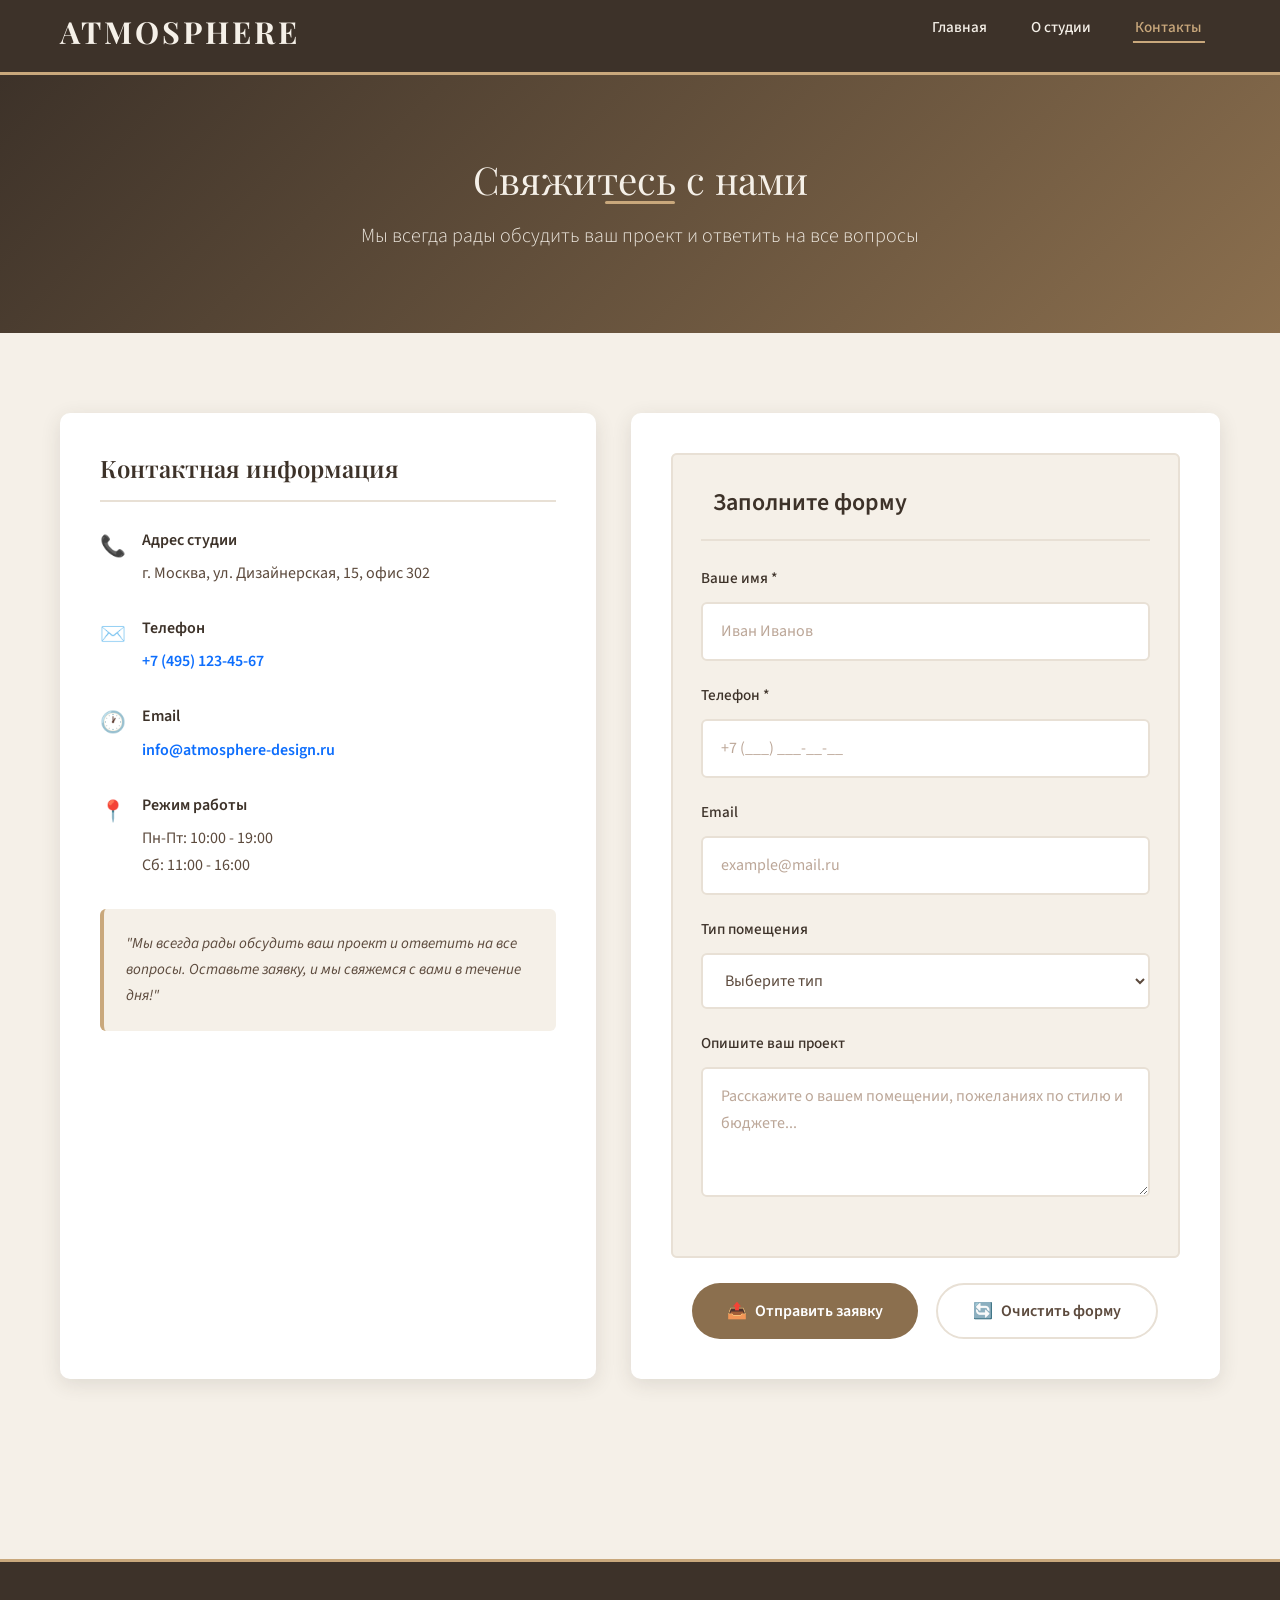
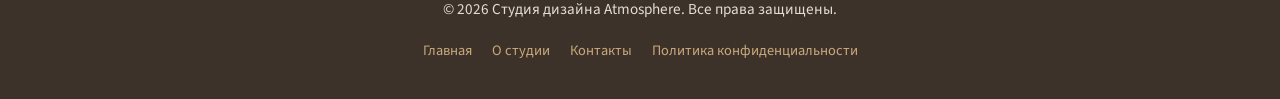
<file: about.html>
<!DOCTYPE html>
<html lang="ru">
<head>
    <meta charset="UTF-8">
    <meta name="viewport" content="width=device-width, initial-scale=1.0">
    <meta name="description" content="Свяжитесь со студией дизайна Atmosphere. Закажите консультацию по вашему проекту.">
    <title>Контакты | Atmosphere</title>
    
   
    <link href="https://cdn.jsdelivr.net/npm/bootstrap@5.3.2/dist/css/bootstrap.min.css" rel="stylesheet">
    
    <link href="https://fonts.googleapis.com/css2?family=Playfair+Display:wght@400;600;700&family=Source+Sans+Pro:wght@300;400;600&display=swap" rel="stylesheet">
   
    <link rel="stylesheet" href="style.css">
</head>
<body>
    
    <div class="loader" id="loader">
        <div class="loader-spinner"></div>
    </div>

    
    <header class="header">
        <div class="container header-content">
            <a href="index.html" class="logo">
                <h1 class="logo_title">ATMOSPHERE</h1>
            </a>
            
            <button class="menu-toggle" id="menuToggle" aria-label="Меню">☰</button>
            
            <nav class="menu">
                <ul id="menuList">
                    <li class="menu_item"><a href="index.html" class="menu_link">Главная</a></li>
                    <li class="menu_item"><a href="about.html" class="menu_link">О студии</a></li>
                    <li class="menu_item"><a href="contact.html" class="menu_link active">Контакты</a></li>
                </ul>
            </nav>
        </div>
    </header>

    
    <section class="section-padding" style="background: linear-gradient(135deg, var(--dark), var(--primary)); color: var(--light);">
        <div class="container text-center">
            <h1 class="page-title" style="color: var(--light); margin: 0; padding-bottom: 0;">Свяжитесь с нами</h1>
            <p class="lead" style="opacity: 0.95; max-width: 600px; margin: 15px auto 0;">
                Мы всегда рады обсудить ваш проект и ответить на все вопросы
            </p>
        </div>
    </section>
    
    
    <main class="section-padding">
        <div class="container">
            <div class="contact-wrapper">
                
                <div class="contact-info animate-fade-in-up">
                    <h3>Контактная информация</h3>
                    
                    <div class="contact-item">
                        <strong>Адрес студии</strong>
                        г. Москва, ул. Дизайнерская, 15, офис 302
                    </div>
                    
                    <div class="contact-item">
                        <strong>Телефон</strong>
                        <a href="tel:+74951234567" class="text-primary fw-semibold">+7 (495) 123-45-67</a>
                    </div>
                    
                    <div class="contact-item">
                        <strong>Email</strong>
                        <a href="mailto:info@atmosphere-design.ru" class="text-primary fw-semibold">info@atmosphere-design.ru</a>
                    </div>
                    
                    <div class="contact-item">
                        <strong>Режим работы</strong>
                        Пн-Пт: 10:00 - 19:00<br>
                        Сб: 11:00 - 16:00
                    </div>
                    
                    <div style="margin-top: 30px; padding: 22px; background: var(--light); border-radius: var(--radius-sm); border-left: 4px solid var(--accent);">
                        <p style="margin: 0; font-style: italic; font-size: 0.95rem;">
                            "Мы всегда рады обсудить ваш проект и ответить на все вопросы. Оставьте заявку, и мы свяжемся с вами в течение дня!"
                        </p>
                    </div>
                </div>
                
                
                <section class="form-section animate-fade-in-up delay-1">
                    <form id="contactForm" novalidate>
                        <fieldset>
                            <legend>Заполните форму</legend>
                            
                            <div class="text-field">
                                <label for="name">Ваше имя *</label>
                                <input class="text-field__input" type="text" name="name" id="name" required placeholder="Иван Иванов" pattern="[\u0400-\u04FF\s]+">
                            </div>
                            
                            <div class="text-field">
                                <label for="phone">Телефон *</label>
                                <input class="text-field__input" type="tel" name="phone" id="phone" required placeholder="+7 (___) ___-__-__" pattern="^\+7\s?\(?\d{3}\)?\s?\d{3}-\d{2}-\d{2}$">
                            </div>
                            
                            <div class="text-field">
                                <label for="email">Email</label>
                                <input class="text-field__input" type="email" name="email" id="email" placeholder="example@mail.ru">
                            </div>
                            
                            <div class="text-field">
                                <label for="type">Тип помещения</label>
                                <select class="text-field__select" name="type" id="type">
                                    <option value="">Выберите тип</option>
                                    <option value="apartment">Квартира</option>
                                    <option value="house">Частный дом</option>
                                    <option value="office">Офис</option>
                                    <option value="commercial">Коммерческое помещение</option>
                                </select>
                            </div>
                            
                            <div class="text-field">
                                <label for="message">Опишите ваш проект</label>
                                <textarea class="text-field__textarea" name="message" id="message" placeholder="Расскажите о вашем помещении, пожеланиях по стилю и бюджете..."></textarea>
                            </div>
                        </fieldset>
                        
                        <div class="form-buttons">
                            <button type="submit" class="btn btn-primary">
                                <span>📤</span> Отправить заявку
                            </button>
                            <button type="reset" class="btn btn-outline">
                                <span>🔄</span> Очистить форму
                            </button>
                        </div>
                    </form>
                </section>
            </div>
        </div>
    </main>

    
    <footer class="footer">
        <div class="container">
            <p>&copy; 2026 Студия дизайна Atmosphere. Все права защищены.</p>
            <div class="footer-links">
                <a href="index.html">Главная</a>
                <a href="about.html">О студии</a>
                <a href="contact.html">Контакты</a>
                <a href="#">Политика конфиденциальности</a>
            </div>
        </div>
    </footer>

    
    <button class="scroll-top" id="scrollTop" aria-label="Наверх">↑</button>

    
    <script src="https://cdn.jsdelivr.net/npm/bootstrap@5.3.2/dist/js/bootstrap.bundle.min.js"></script>
    <script>
        
        window.addEventListener('load', () => {
            setTimeout(() => {
                document.getElementById('loader').classList.add('hidden');
            }, 500);
        });

        
        const menuToggle = document.getElementById('menuToggle');
        const menuList = document.getElementById('menuList');
        
        menuToggle?.addEventListener('click', () => {
            menuList.classList.toggle('active');
            menuToggle.textContent = menuList.classList.contains('active') ? '✕' : '☰';
        });

        
        window.addEventListener('scroll', () => {
            document.querySelector('.header')?.classList.toggle('scrolled', window.scrollY > 50);
            document.getElementById('scrollTop')?.classList.toggle('visible', window.scrollY > 400);
        });

        
        document.getElementById('scrollTop')?.addEventListener('click', () => {
            window.scrollTo({ top: 0, behavior: 'smooth' });
        });

        
        const form = document.getElementById('contactForm');
        form?.addEventListener('submit', (e) => {
            e.preventDefault();
            
            if (form.checkValidity()) {
                
                const btn = form.querySelector('button[type="submit"]');
                const originalText = btn.innerHTML;
                btn.innerHTML = '⏳ Отправка...';
                btn.disabled = true;
                
                setTimeout(() => {
                    alert('✅ Спасибо! Ваша заявка успешно отправлена. Мы свяжемся с вами в ближайшее время.');
                    form.reset();
                    btn.innerHTML = originalText;
                    btn.disabled = false;
                }, 1500);
            } else {
                form.reportValidity();
            }
        });

       
        document.getElementById('phone')?.addEventListener('input', function(e) {
            let value = e.target.value.replace(/\D/g, '');
            if (value.startsWith('8')) value = '7' + value.slice(1);
            if (value.startsWith('7')) {
                value = '+7 (' + value.slice(1);
                if (value.length > 6) value = value.slice(0, 6) + ') ' + value.slice(6);
                if (value.length > 11) value = value.slice(0, 11) + '-' + value.slice(11);
                if (value.length > 14) value = value.slice(0, 14) + '-' + value.slice(14);
            }
            e.target.value = value.slice(0, 18);
        });
    </script>
</body>
</html>
</file>
<file: style.css>
@import url('https://fonts.googleapis.com/css2?family=Playfair+Display:wght@400;600;700&family=Source+Sans+Pro:wght@300;400;600&display=swap');

:root {
   
    --primary: #8B6F4E;
    --secondary: #A0826D;
    --accent: #C9A87C;
    --dark: #3D3229;
    --light: #F5F0E8;
    --gray: #E8E0D5;
    --text: #5C4A3D;
    --white: #FFFFFF;
    
    
    --shadow-sm: 0 2px 8px rgba(61, 50, 41, 0.08);
    --shadow-md: 0 5px 20px rgba(61, 50, 41, 0.12);
    --shadow-lg: 0 10px 40px rgba(61, 50, 41, 0.18);
    --transition: all 0.3s ease;
    --transition-slow: all 0.5s ease;
    
    
    --radius-sm: 6px;
    --radius-md: 10px;
    --radius-lg: 20px;
    --radius-circle: 50%;
}


* {
    margin: 0;
    padding: 0;
    box-sizing: border-box;
}

body {
    font-family: 'Source Sans Pro', 'Segoe UI', Tahoma, Geneva, Verdana, sans-serif;
    background: var(--light);
    color: var(--text);
    line-height: 1.7;
    min-height: 100vh;
    overflow-x: hidden;
}

h1, h2, h3, h4, h5, h6 {
    font-family: 'Playfair Display', serif;
    color: var(--dark);
    font-weight: 600;
    line-height: 1.3;
}

a {
    text-decoration: none;
    color: inherit;
    transition: var(--transition);
}

img {
    max-width: 100%;
    height: auto;
    display: block;
}

ul {
    list-style: none;
}


.container {
    width: 100%;
    max-width: 1200px;
    margin: 0 auto;
    padding: 0 20px;
}

.container-narrow {
    max-width: 900px;
}

.text-center { text-align: center; }
.text-primary { color: var(--primary); }
.text-accent { color: var(--accent); }
.fw-light { font-weight: 300; }
.fw-semibold { font-weight: 600; }

.section-padding {
    padding: 80px 0;
}

.section-padding-lg {
    padding: 100px 0;
}


@keyframes fadeInUp {
    from {
        opacity: 0;
        transform: translateY(30px);
    }
    to {
        opacity: 1;
        transform: translateY(0);
    }
}

@keyframes fadeIn {
    from { opacity: 0; }
    to { opacity: 1; }
}

@keyframes pulse {
    0%, 100% { transform: scale(1); }
    50% { transform: scale(1.03); }
}

.animate-fade-in-up {
    animation: fadeInUp 0.6s ease forwards;
    opacity: 0;
}

.animate-fade-in {
    animation: fadeIn 0.5s ease forwards;
}

.animate-pulse:hover {
    animation: pulse 0.4s ease;
}

.delay-1 { animation-delay: 0.1s; }
.delay-2 { animation-delay: 0.2s; }
.delay-3 { animation-delay: 0.3s; }
.delay-4 { animation-delay: 0.4s; }


.header {
    background: var(--dark);
    padding: 12px 0;
    position: sticky;
    top: 0;
    z-index: 1030;
    border-bottom: 3px solid var(--accent);
    transition: var(--transition);
}

.header.scrolled {
    padding: 8px 0;
    box-shadow: var(--shadow-md);
}

.header-content {
    display: flex;
    justify-content: space-between;
    align-items: center;
    flex-wrap: wrap;
    gap: 15px;
}

.logo_title {
    color: var(--light);
    font-size: 1.9rem;
    font-weight: 700;
    letter-spacing: 3px;
    font-family: 'Playfair Display', serif;
    transition: var(--transition);
}

.logo_title:hover {
    color: var(--accent);
}


.menu-toggle {
    display: none;
    background: none;
    border: none;
    font-size: 1.8rem;
    color: var(--light);
    cursor: pointer;
    padding: 5px;
}

.menu ul {
    display: flex;
    gap: 8px;
    flex-wrap: wrap;
}

.menu_link {
    color: var(--light);
    padding: 10px 18px;
    border-radius: var(--radius-sm);
    font-weight: 500;
    font-size: 0.95rem;
    position: relative;
    transition: var(--transition);
}

.menu_link::after {
    content: '';
    position: absolute;
    bottom: 5px;
    left: 50%;
    width: 0;
    height: 2px;
    background: var(--accent);
    transition: var(--transition);
    transform: translateX(-50%);
}

.menu_link:hover,
.menu_link.active {
    color: var(--accent);
}

.menu_link:hover::after,
.menu_link.active::after {
    width: 70%;
}


.hero {
    background: linear-gradient(135deg, rgba(61, 50, 41, 0.85), rgba(61, 50, 41, 0.75)),
                url('https://images.unsplash.com/photo-1616486338812-3dadae4b4ace?auto=format&fit=crop&w=1920&q=80') center/cover no-repeat;
    padding: 120px 0;
    text-align: center;
    color: var(--light);
    position: relative;
    overflow: hidden;
}

.hero::before {
    content: '';
    position: absolute;
    top: 0;
    left: 0;
    right: 0;
    bottom: 0;
    background: radial-gradient(ellipse at center, transparent 0%, rgba(61,50,41,0.3) 100%);
    pointer-events: none;
}

.hero h1 {
    font-size: clamp(2rem, 5vw, 3.5rem);
    margin-bottom: 24px;
    font-weight: 300;
    color: var(--light);
    animation: fadeInUp 0.8s ease;
}

.hero p {
    font-size: clamp(1rem, 2.5vw, 1.35rem);
    max-width: 650px;
    margin: 0 auto 35px;
    opacity: 0.95;
    animation: fadeInUp 0.8s ease 0.2s backwards;
}

.hero-btn {
    display: inline-flex;
    align-items: center;
    gap: 10px;
    padding: 14px 35px;
    background: var(--accent);
    color: var(--dark);
    border-radius: 50px;
    font-weight: 600;
    font-size: 1.05rem;
    transition: var(--transition);
    box-shadow: var(--shadow-md);
    animation: fadeInUp 0.8s ease 0.4s backwards;
}

.hero-btn:hover {
    background: var(--primary);
    color: var(--light);
    transform: translateY(-3px);
    box-shadow: var(--shadow-lg);
}

.hero-btn::after {
    content: '→';
    transition: var(--transition);
}

.hero-btn:hover::after {
    transform: translateX(5px);
}


.page-title {
    text-align: center;
    margin: 50px 0 40px;
    font-size: clamp(1.8rem, 4vw, 2.4rem);
    color: var(--dark);
    font-weight: 400;
    position: relative;
    padding-bottom: 20px;
}

.page-title::after {
    content: '';
    position: absolute;
    bottom: 0;
    left: 50%;
    transform: translateX(-50%);
    width: 70px;
    height: 3px;
    background: var(--accent);
    border-radius: 2px;
}


.portfolio-grid {
    display: grid;
    grid-template-columns: repeat(auto-fill, minmax(320px, 1fr));
    gap: 28px;
    margin-bottom: 30px;
}

.portfolio-item {
    background: var(--white);
    border-radius: var(--radius-md);
    overflow: hidden;
    box-shadow: var(--shadow-sm);
    transition: var(--transition-slow);
    opacity: 0;
    animation: fadeInUp 0.5s ease forwards;
}

.portfolio-item:hover {
    transform: translateY(-8px);
    box-shadow: var(--shadow-lg);
}

.portfolio-img {
    width: 100%;
    height: 240px;
    object-fit: cover;
    transition: transform 0.5s ease;
}

.portfolio-item:hover .portfolio-img {
    transform: scale(1.05);
}

.portfolio-content {
    padding: 24px;
}

.portfolio-title {
    font-size: 1.35rem;
    color: var(--dark);
    margin-bottom: 12px;
    transition: var(--transition);
}

.portfolio-item:hover .portfolio-title {
    color: var(--primary);
}

.portfolio-meta {
    display: flex;
    gap: 18px;
    margin-bottom: 15px;
    font-size: 0.9rem;
    color: var(--secondary);
    font-weight: 500;
}

.portfolio-desc {
    color: var(--text);
    font-size: 0.95rem;
    opacity: 0.9;
}


.features {
    display: grid;
    grid-template-columns: repeat(auto-fit, minmax(240px, 1fr));
    gap: 25px;
    margin: 50px 0;
}

.feature {
    background: var(--white);
    padding: 35px 28px;
    border-radius: var(--radius-md);
    text-align: center;
    border-top: 4px solid var(--accent);
    box-shadow: var(--shadow-sm);
    transition: var(--transition);
    opacity: 0;
    animation: fadeInUp 0.5s ease forwards;
}

.feature:hover {
    transform: translateY(-5px);
    box-shadow: var(--shadow-md);
}

.feature-icon {
    font-size: 2.5rem;
    margin-bottom: 15px;
    display: block;
}

.feature h3 {
    color: var(--dark);
    margin: 12px 0 15px;
    font-size: 1.25rem;
}

.feature p {
    font-size: 0.95rem;
    opacity: 0.9;
}


.contact-wrapper {
    display: grid;
    grid-template-columns: 1fr 1.1fr;
    gap: 35px;
    margin-bottom: 40px;
}

.contact-info,
.form-section {
    background: var(--white);
    padding: 40px;
    border-radius: var(--radius-md);
    box-shadow: var(--shadow-md);
}

.contact-info h3,
.form-section legend {
    color: var(--dark);
    margin-bottom: 25px;
    font-size: 1.5rem;
    padding-bottom: 15px;
    border-bottom: 2px solid var(--gray);
}

.contact-item {
    margin-bottom: 28px;
    padding-left: 42px;
    position: relative;
    transition: var(--transition);
}

.contact-item:hover {
    transform: translateX(5px);
}

.contact-item::before {
    content: '📍';
    position: absolute;
    left: 0;
    top: 2px;
    font-size: 1.3rem;
}

.contact-item:nth-child(2)::before { content: '📞'; }
.contact-item:nth-child(3)::before { content: '✉️'; }
.contact-item:nth-child(4)::before { content: '🕐'; }

.contact-item strong {
    display: block;
    color: var(--dark);
    margin-bottom: 6px;
    font-weight: 600;
}


fieldset {
    border: 2px solid var(--gray);
    border-radius: var(--radius-sm);
    padding: 28px;
    margin-bottom: 25px;
    background: var(--light);
}

legend {
    font-weight: 600;
    font-size: 1.15rem;
    padding: 0 12px;
    color: var(--dark);
    background: var(--light);
}

.text-field {
    margin-bottom: 22px;
}

.text-field label {
    display: block;
    margin-bottom: 10px;
    font-weight: 500;
    color: var(--dark);
    font-size: 0.95rem;
}

.text-field__input,
.text-field__select,
.text-field__textarea {
    width: 100%;
    padding: 14px 18px;
    background: var(--white);
    border: 2px solid var(--gray);
    border-radius: var(--radius-sm);
    color: var(--text);
    font-size: 1rem;
    font-family: inherit;
    transition: var(--transition);
}

.text-field__input:focus,
.text-field__select:focus,
.text-field__textarea:focus {
    outline: none;
    border-color: var(--accent);
    box-shadow: 0 0 0 4px rgba(201, 168, 124, 0.15);
}

.text-field__textarea {
    resize: vertical;
    min-height: 130px;
}

.text-field__input::placeholder,
.text-field__textarea::placeholder {
    color: var(--secondary);
    opacity: 0.7;
}

.form-buttons {
    display: flex;
    gap: 18px;
    justify-content: center;
    flex-wrap: wrap;
}

.btn {
    padding: 14px 35px;
    border: none;
    border-radius: 50px;
    font-weight: 600;
    font-size: 1rem;
    cursor: pointer;
    transition: var(--transition);
    display: inline-flex;
    align-items: center;
    justify-content: center;
    gap: 8px;
}

.btn-primary {
    background: var(--primary);
    color: var(--white);
}

.btn-primary:hover {
    background: var(--dark);
    transform: translateY(-2px);
    box-shadow: var(--shadow-md);
}

.btn-outline {
    background: transparent;
    color: var(--text);
    border: 2px solid var(--gray);
}

.btn-outline:hover {
    background: var(--secondary);
    color: var(--white);
    border-color: var(--secondary);
}


.intro {
    padding: 20px 0 40px;
}

.profile-info,
.hobbies,
.about-me-section {
    background: var(--white);
    border-radius: var(--radius-md);
    padding: 35px;
    height: 100%;
    box-shadow: var(--shadow-md);
    transition: var(--transition);
}

.profile-info:hover,
.hobbies:hover {
    transform: translateY(-5px);
}

.profile-info img,
.hobbies img {
    width: 100%;
    height: 220px;
    object-fit: cover;
    border-radius: var(--radius-sm);
    margin: 20px 0;
    box-shadow: var(--shadow-sm);
    transition: var(--transition);
}

.profile-info img:hover,
.hobbies img:hover {
    transform: scale(1.02);
}


.team-grid {
    display: grid;
    grid-template-columns: repeat(auto-fit, minmax(230px, 1fr));
    gap: 28px;
    margin: 40px 0;
}

.team-member {
    text-align: center;
    background: var(--white);
    padding: 32px 25px;
    border-radius: var(--radius-md);
    box-shadow: var(--shadow-sm);
    transition: var(--transition);
}

.team-member:hover {
    transform: translateY(-8px);
    box-shadow: var(--shadow-lg);
}

.team-member img {
    width: 140px;
    height: 140px;
    border-radius: var(--radius-circle);
    object-fit: cover;
    margin: 0 auto 18px;
    border: 4px solid var(--accent);
    transition: var(--transition);
}

.team-member:hover img {
    border-color: var(--primary);
    transform: scale(1.05);
}

.team-member h4 {
    color: var(--dark);
    margin-bottom: 6px;
    font-size: 1.15rem;
}

.team-member .role {
    color: var(--primary);
    font-weight: 500;
    font-size: 0.95rem;
    margin-bottom: 8px;
    display: block;
}

.team-member p {
    color: var(--text);
    font-size: 0.88rem;
    opacity: 0.85;
}


.stats {
    display: grid;
    grid-template-columns: repeat(auto-fit, minmax(180px, 1fr));
    gap: 22px;
    margin: 55px 0;
}

.stat-item {
    background: var(--dark);
    color: var(--light);
    padding: 32px 25px;
    text-align: center;
    border-radius: var(--radius-md);
    transition: var(--transition);
}

.stat-item:hover {
    transform: translateY(-5px);
    background: var(--primary);
}

.stat-number {
    font-size: 2.8rem;
    font-weight: 700;
    color: var(--accent);
    display: block;
    margin-bottom: 8px;
    font-family: 'Playfair Display', serif;
    line-height: 1;
}

.stat-item span:last-child {
    font-size: 0.95rem;
    opacity: 0.95;
}


.footer {
    background: var(--dark);
    padding: 35px 0;
    text-align: center;
    color: var(--light);
    margin-top: 60px;
    border-top: 3px solid var(--accent);
}

.footer p {
    font-size: 0.95rem;
    opacity: 0.9;
}

.footer-links {
    margin-top: 15px;
    display: flex;
    justify-content: center;
    gap: 20px;
    flex-wrap: wrap;
}

.footer-links a {
    color: var(--accent);
    font-size: 0.9rem;
    transition: var(--transition);
}

.footer-links a:hover {
    color: var(--light);
    text-decoration: underline;
}


@media (max-width: 992px) {
    .contact-wrapper {
        grid-template-columns: 1fr;
    }
    
    .portfolio-grid {
        grid-template-columns: repeat(auto-fill, minmax(280px, 1fr));
    }
}

@media (max-width: 768px) {
    .menu-toggle {
        display: block;
    }
    
    .menu ul {
        display: none;
        width: 100%;
        flex-direction: column;
        margin-top: 15px;
        padding: 15px 0;
        background: rgba(255,255,255,0.05);
        border-radius: var(--radius-sm);
    }
    
    .menu ul.active {
        display: flex;
    }
    
    .menu_item {
        margin: 5px 0;
    }
    
    .menu_link {
        display: block;
        padding: 12px 20px;
        text-align: center;
    }
    
    .header-content {
        flex-direction: row;
        justify-content: space-between;
    }
    
    .hero {
        padding: 90px 0 70px;
    }
    
    .section-padding {
        padding: 60px 0;
    }
    
    .section-padding-lg {
        padding: 70px 0;
    }
    
    .portfolio-grid {
        grid-template-columns: 1fr;
    }
    
    .form-buttons {
        flex-direction: column;
        align-items: center;
    }
    
    .btn {
        width: 100%;
        max-width: 280px;
    }
    
    .stats {
        grid-template-columns: repeat(2, 1fr);
    }
}

@media (max-width: 480px) {
    .logo_title {
        font-size: 1.5rem;
        letter-spacing: 2px;
    }
    
    .hero h1 {
        font-size: 1.8rem;
    }
    
    .page-title {
        font-size: 1.6rem;
        margin: 35px 0 30px;
    }
    
    .contact-info,
    .form-section,
    .profile-info,
    .hobbies,
    .about-me-section {
        padding: 30px 22px;
    }
    
    .stat-number {
        font-size: 2.2rem;
    }
    
    .team-member img {
        width: 120px;
        height: 120px;
    }
}


.reveal {
    opacity: 0;
    transform: translateY(30px);
    transition: all 0.6s ease;
}

.reveal.active {
    opacity: 1;
    transform: translateY(0);
}


.scroll-top {
    position: fixed;
    bottom: 25px;
    right: 25px;
    width: 50px;
    height: 50px;
    background: var(--primary);
    color: var(--white);
    border: none;
    border-radius: var(--radius-circle);
    font-size: 1.3rem;
    cursor: pointer;
    box-shadow: var(--shadow-md);
    transition: var(--transition);
    opacity: 0;
    visibility: hidden;
    z-index: 999;
    display: flex;
    align-items: center;
    justify-content: center;
}

.scroll-top.visible {
    opacity: 1;
    visibility: visible;
}

.scroll-top:hover {
    background: var(--dark);
    transform: translateY(-5px);
}


.loader {
    position: fixed;
    top: 0;
    left: 0;
    width: 100%;
    height: 100%;
    background: var(--dark);
    display: flex;
    align-items: center;
    justify-content: center;
    z-index: 9999;
    transition: opacity 0.4s ease, visibility 0.4s ease;
}

.loader.hidden {
    opacity: 0;
    visibility: hidden;
}

.loader-spinner {
    width: 50px;
    height: 50px;
    border: 4px solid var(--gray);
    border-top-color: var(--accent);
    border-radius: var(--radius-circle);
    animation: spin 1s linear infinite;
}

@keyframes spin {
    to { transform: rotate(360deg); }
}
</file>
